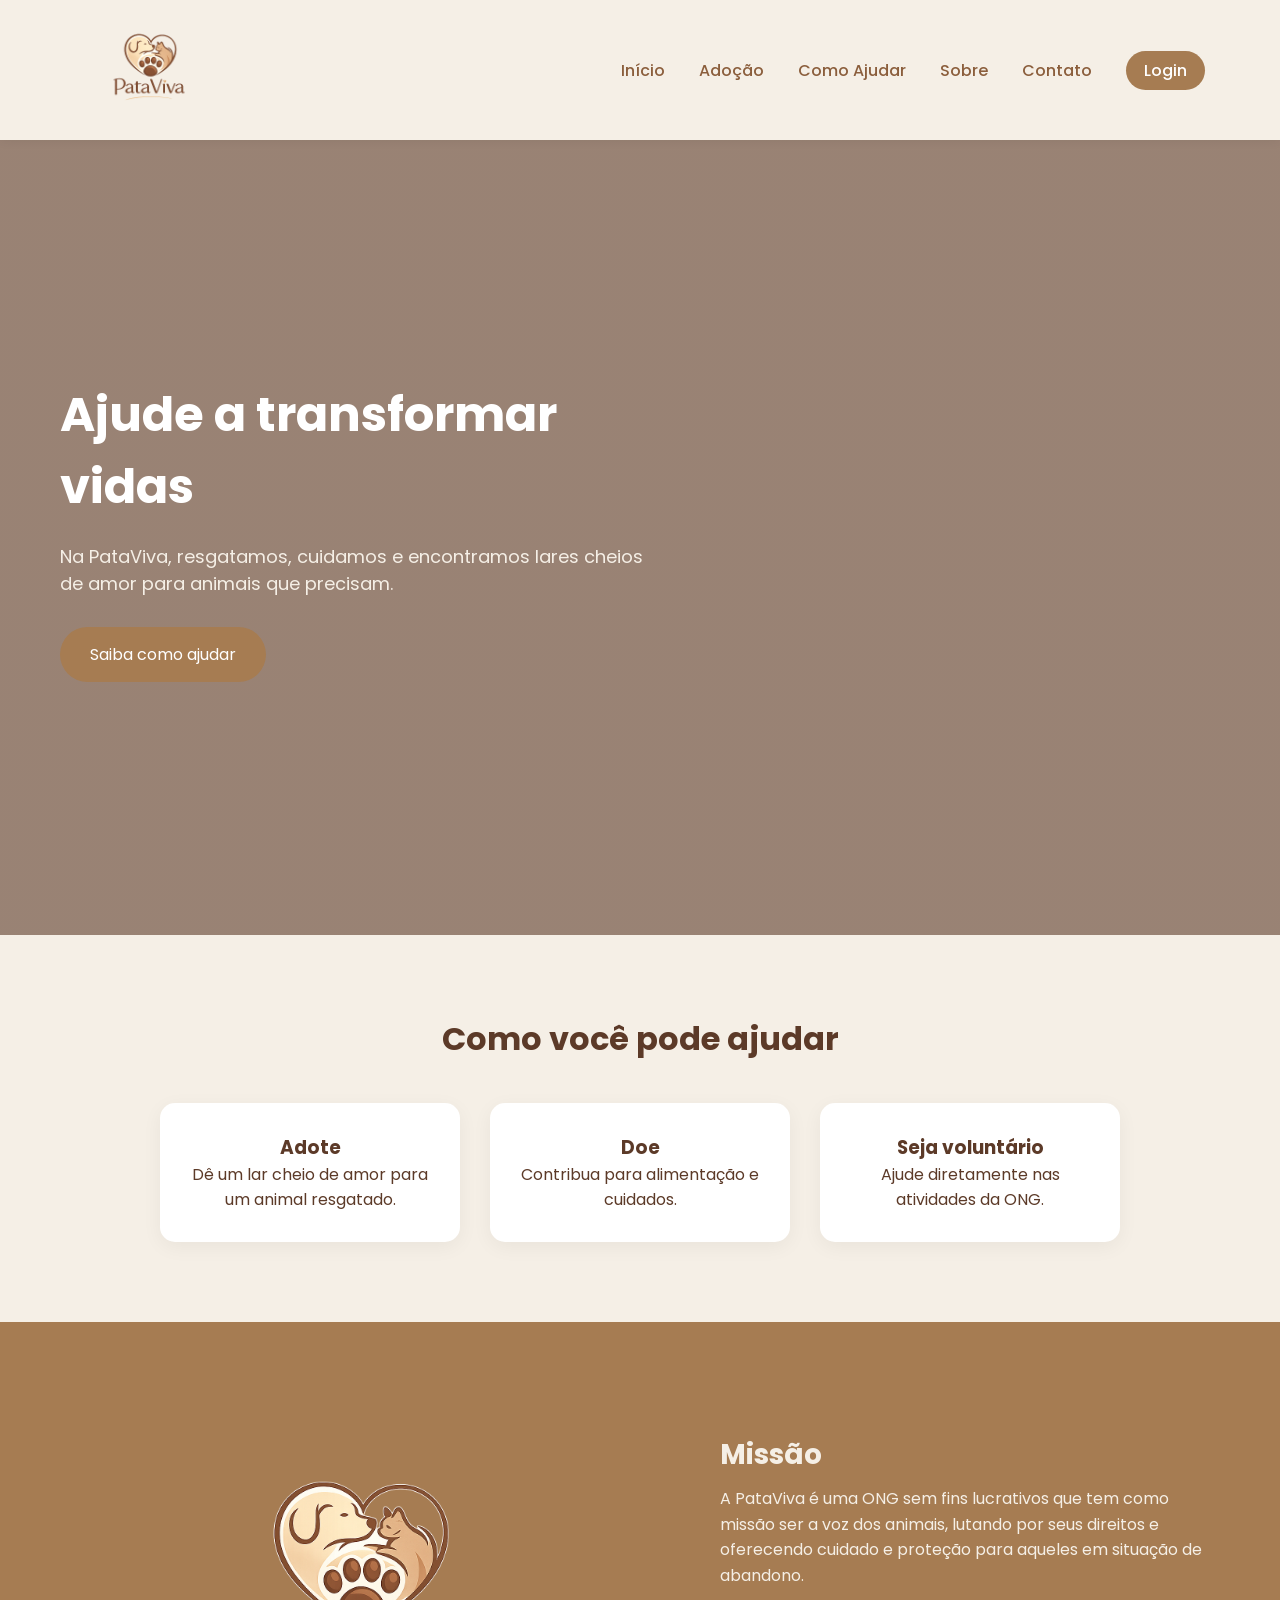
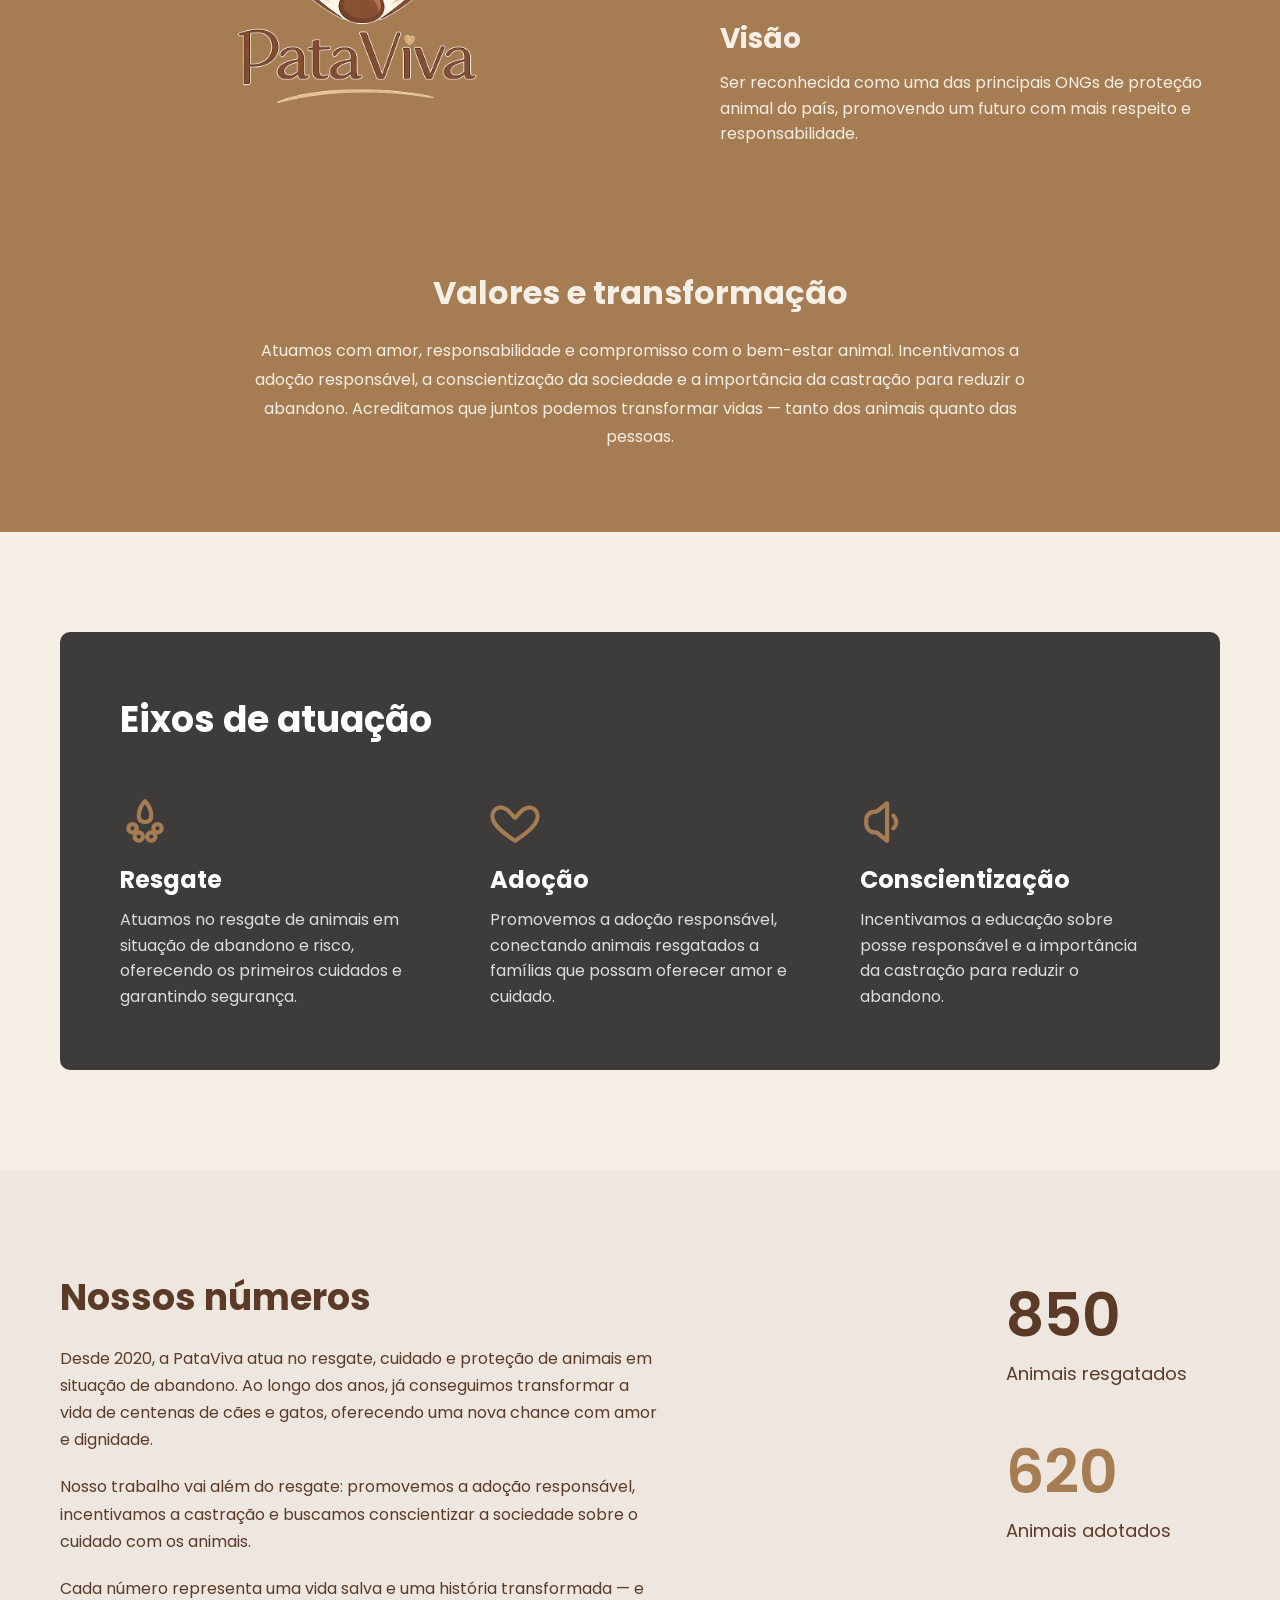
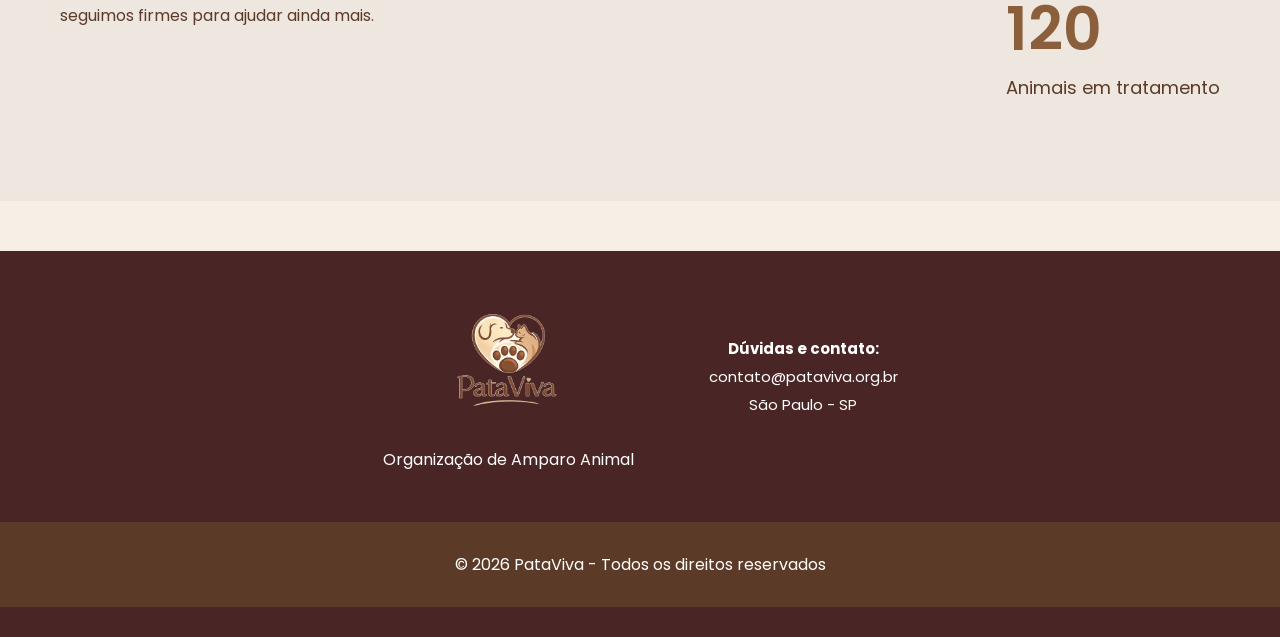
<file: frontend/index.html>
<!DOCTYPE html>
<html lang="pt-br">
<head>
  <meta charset="UTF-8">
  <meta name="viewport" content="width=device-width, initial-scale=1.0">
  <title>PataViva</title>
    <link rel="icon" type="image/png" href="logo.png">

  <link rel="stylesheet" href="style.css">

  <link href="https://fonts.googleapis.com/css2?family=Poppins:wght@300;400;600&display=swap" rel="stylesheet">
</head>

<body>

  <header>
    <img src="logo.png" alt="PataViva Logo" class="logo">

    <nav>
      <a href="index.html">Início</a>
      <a href="#">Adoção</a>
      <a href="#">Como Ajudar</a>
      <a href="sobre.html">Sobre</a>
      <a href="#contato">Contato</a>

      <a href="login.html" class="login-btn">Login</a>
    </nav>
  </header>

  <section class="hero">
    <div class="hero-content">
      <h1>Ajude a transformar vidas </h1>
      <p>Na PataViva, resgatamos, cuidamos e encontramos lares cheios de amor para animais que precisam.</p>
      <button class="btn">Saiba como ajudar</button>
    </div>
  </section>

  <section class="section">
    <h2>Como você pode ajudar</h2>

    <div class="cards">
      <div class="card">
        <h3>Adote</h3>
        <p>Dê um lar cheio de amor para um animal resgatado.</p>
      </div>

      <div class="card">
        <h3>Doe</h3>
        <p>Contribua para alimentação e cuidados.</p>
      </div>

      <div class="card">
        <h3>Seja voluntário</h3>
        <p>Ajude diretamente nas atividades da ONG.</p>
      </div>
    </div>
  </section>

  <!-- MISSÃO / VISÃO -->
  <section class="about">
    <div class="about-container">

      <div class="about-logo">
        <img src="logo.png" alt="PataViva" class="logo">
      </div>

      <div class="about-text">
        <h2>Missão</h2>
        <p>
          A PataViva é uma ONG sem fins lucrativos que tem como missão ser a voz dos animais,
          lutando por seus direitos e oferecendo cuidado e proteção para aqueles em situação de abandono.
        </p>

        <h2>Visão</h2>
        <p>
          Ser reconhecida como uma das principais ONGs de proteção animal do país,
          promovendo um futuro com mais respeito e responsabilidade.
        </p>
      </div>

    </div>

    <div class="values">
      <h2>Valores e transformação</h2>
      <p>
        Atuamos com amor, responsabilidade e compromisso com o bem-estar animal.
        Incentivamos a adoção responsável, a conscientização da sociedade e a importância
        da castração para reduzir o abandono. Acreditamos que juntos podemos transformar
        vidas — tanto dos animais quanto das pessoas.
      </p>
    </div>
  </section>

  <!-- EIXOS -->
  <section class="eixos">
    <div class="eixos-overlay">

      <h2>Eixos de atuação</h2>

      <div class="eixos-cards">

        <!-- RESGATE -->
        <div class="eixo">
          <div class="icon">
            <svg viewBox="0 0 24 24" fill="none">
              <path d="M12 2C14 4 15 7 15 9C15 11 14 12 12 12C10 12 9 11 9 9C9 7 10 4 12 2Z"/>
              <circle cx="6" cy="15" r="2"/>
              <circle cx="18" cy="15" r="2"/>
              <circle cx="9" cy="19" r="2"/>
              <circle cx="15" cy="19" r="2"/>
            </svg>
          </div>
          <h3>Resgate</h3>
          <p>
            Atuamos no resgate de animais em situação de abandono e risco,
            oferecendo os primeiros cuidados e garantindo segurança.
          </p>
        </div>

        <!-- ADOÇÃO -->
        <div class="eixo">
          <div class="icon">
            <svg viewBox="0 0 24 24" fill="none">
              <path d="M12 21s-7-4.5-9.5-8C-1 8 3 3 8 6c1.5 1 2.5 2.5 4 4 1.5-1.5 2.5-3 4-4 5-3 9 2 5.5 7-2.5 3.5-9.5 8-9.5 8z"/>
            </svg>
          </div>
          <h3>Adoção</h3>
          <p>
            Promovemos a adoção responsável, conectando animais resgatados
            a famílias que possam oferecer amor e cuidado.
          </p>
        </div>

        <!-- CONSCIENTIZAÇÃO -->
        <div class="eixo">
          <div class="icon">
            <svg viewBox="0 0 24 24" fill="none">
              <path d="M3 11v2a4 4 0 004 4h1l5 4V3L8 7H7a4 4 0 00-4 4z"/>
              <path d="M16 9a4 4 0 010 6"/>
            </svg>
          </div>
          <h3>Conscientização</h3>
          <p>
            Incentivamos a educação sobre posse responsável e a importância
            da castração para reduzir o abandono.
          </p>
        </div>

      </div>

    </div>
  </section>

  <!-- NÚMEROS -->
  <section class="numeros">
    <div class="numeros-container">

      <div class="numeros-texto">
        <h2>Nossos números</h2>

        <p>
          Desde 2020, a PataViva atua no resgate, cuidado e proteção de animais
          em situação de abandono. Ao longo dos anos, já conseguimos transformar
          a vida de centenas de cães e gatos, oferecendo uma nova chance com amor e dignidade.
        </p>

        <p>
          Nosso trabalho vai além do resgate: promovemos a adoção responsável,
          incentivamos a castração e buscamos conscientizar a sociedade sobre
          o cuidado com os animais.
        </p>

        <p>
          Cada número representa uma vida salva e uma história transformada —
          e seguimos firmes para ajudar ainda mais.
        </p>
      </div>

      <div class="numeros-dados">

        <div class="numero">
          <h3>850</h3>
          <span>Animais resgatados</span>
        </div>

        <div class="numero">
          <h3>620</h3>
          <span>Animais adotados</span>
        </div>

        <div class="numero">
          <h3>120</h3>
          <span>Animais em tratamento</span>
        </div>

      </div>

    </div>
  </section>

<footer class="rodape-pata-viva" id="contato">
<div class="container-footer">

<div class="bloco-logo">
<img src="logo.png" alt="Logo Pata Viva" class="logo-rodape">
<p>Organização de Amparo Animal</p>
</div>

<div class="bloco-info">
<p><strong>Dúvidas e contato:</strong></p>
<p>contato@pataviva.org.br</p>
<p>São Paulo - SP</p>
</div>

</div>


  <footer>
    <p>© 2026 PataViva - Todos os direitos reservados</p>
  </footer>

</body>
</html>
</file>
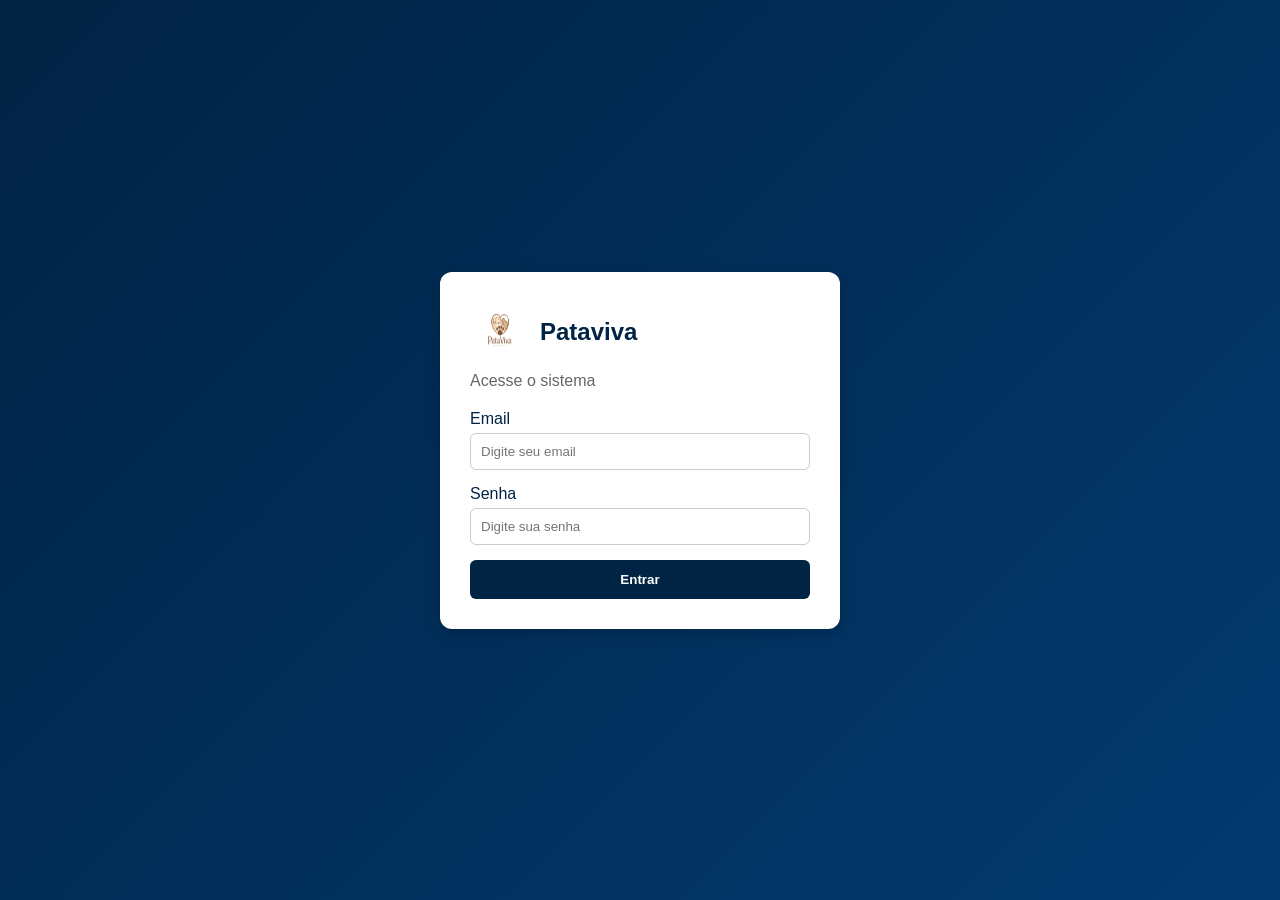
<file: admin/login.html>
<!DOCTYPE html>
<html lang="pt-br">
<head>
  <meta charset="UTF-8">
  <title>Login - Pataviva</title>
  <link rel="icon" type="image/png" href="logo.png">
  <link rel="stylesheet" href="login.css">
</head>
<body>

  <div class="login-container">

    <div class="login-box">

      <div class="logo">
        <img src="logo.png" alt="Logo Pataviva">
        <h2>Pataviva</h2>
      </div>

      <p class="subtitle">Acesse o sistema</p>

      <form action="../backend/loginAdmin.php" method="POST">

        <div class="input-group">
          <label>Email</label>
          <input type="email" name="email" placeholder="Digite seu email" required>
        </div>

        <div class="input-group">
          <label>Senha</label>
          <input type="password" name="senha" placeholder="Digite sua senha" required>
        </div>

        <button type="submit">Entrar</button>

      </form>

    </div>

  </div>

</body>
</html>
</file>
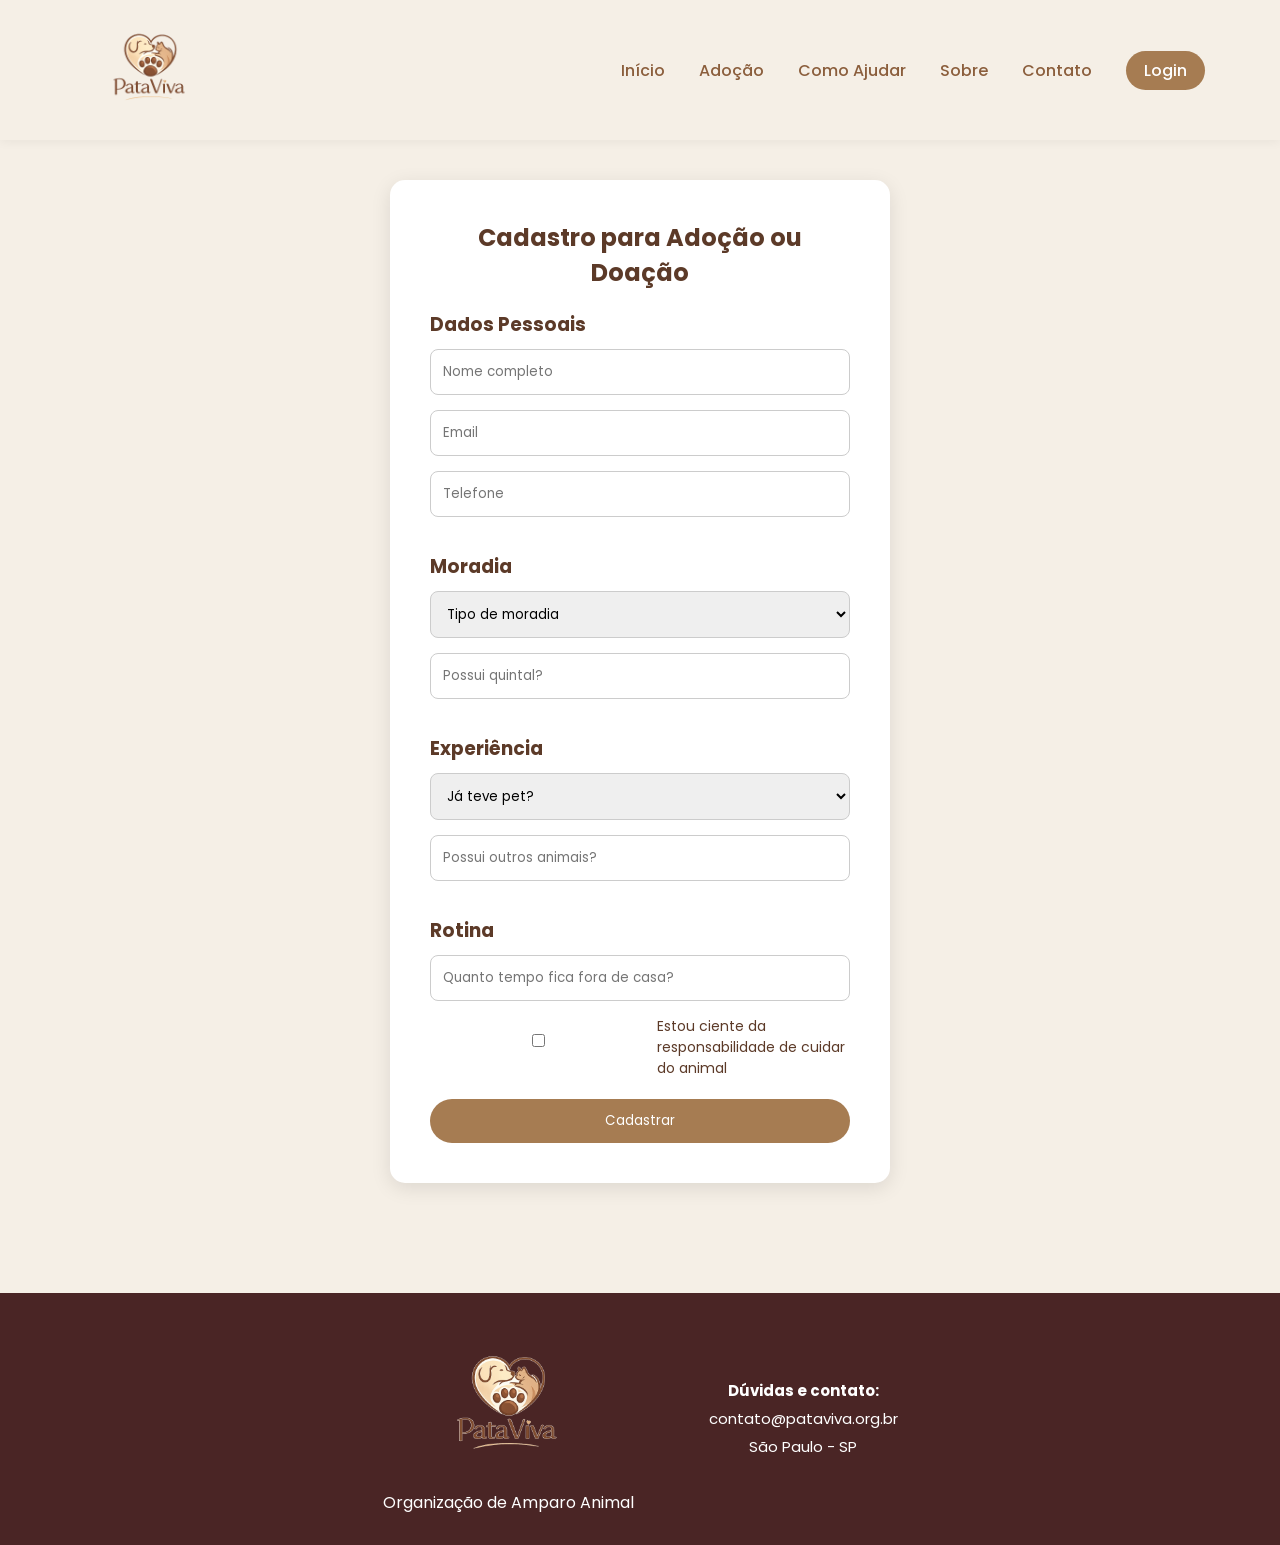
<file: frontend/cadastro.html>
<!DOCTYPE html>
<html lang="pt-br">
<head>
  <meta charset="UTF-8">
  <meta name="viewport" content="width=device-width, initial-scale=1.0">
  <title>Cadastro para Adoção - PataViva</title>

  <link rel="stylesheet" href="style.css">

  <link href="https://fonts.googleapis.com/css2?family=Poppins:wght@300;400;600&display=swap" rel="stylesheet">
</head>

<body class="cadastro-page">

  <!-- HEADER -->
  <header>
    <img src="logo.png" class="logo">

    <nav>
      <a href="index.html">Início</a>
      <a href="#">Adoção</a>
      <a href="#">Como Ajudar</a>
      <a href="sobre.html">Sobre</a>
      <a href="#contato">Contato</a>
      <a href="login.html" class="login-btn">Login</a>
    </nav>
  </header>

  <!-- FORMULÁRIO -->
  <section class="cadastro-container">

    <div class="cadastro-card">
      <h2>Cadastro para Adoção ou Doação</h2>

      <form>

        <h3>Dados Pessoais</h3>
        <input type="text" placeholder="Nome completo" required>
        <input type="email" placeholder="Email" required>
        <input type="tel" placeholder="Telefone" required>

        <h3>Moradia</h3>
        <select required>
          <option value="">Tipo de moradia</option>
          <option>Casa</option>
          <option>Apartamento</option>
        </select>

        <input type="text" placeholder="Possui quintal?">

        <h3>Experiência</h3>
        <select>
          <option>Já teve pet?</option>
          <option>Sim</option>
          <option>Não</option>
        </select>

        <input type="text" placeholder="Possui outros animais?">

        <h3>Rotina</h3>
        <input type="text" placeholder="Quanto tempo fica fora de casa?">

        <label class="checkbox">
          <input type="checkbox" required>
          Estou ciente da responsabilidade de cuidar do animal
        </label>

        <button type="submit">Cadastrar</button>

      </form>
    </div>

  </section>

  <!-- FOOTER -->
  <footer class="rodape-pata-viva" id="contato">
    <div class="container-footer">

      <div class="bloco-logo">
        <img src="logo.png" class="logo-rodape">
        <p>Organização de Amparo Animal</p>
      </div>

      <div class="bloco-info">
        <p><strong>Dúvidas e contato:</strong></p>
        <p>contato@pataviva.org.br</p>
        <p>São Paulo - SP</p>
      </div>

    </div>
  </footer>

</body>
</html>
</file>
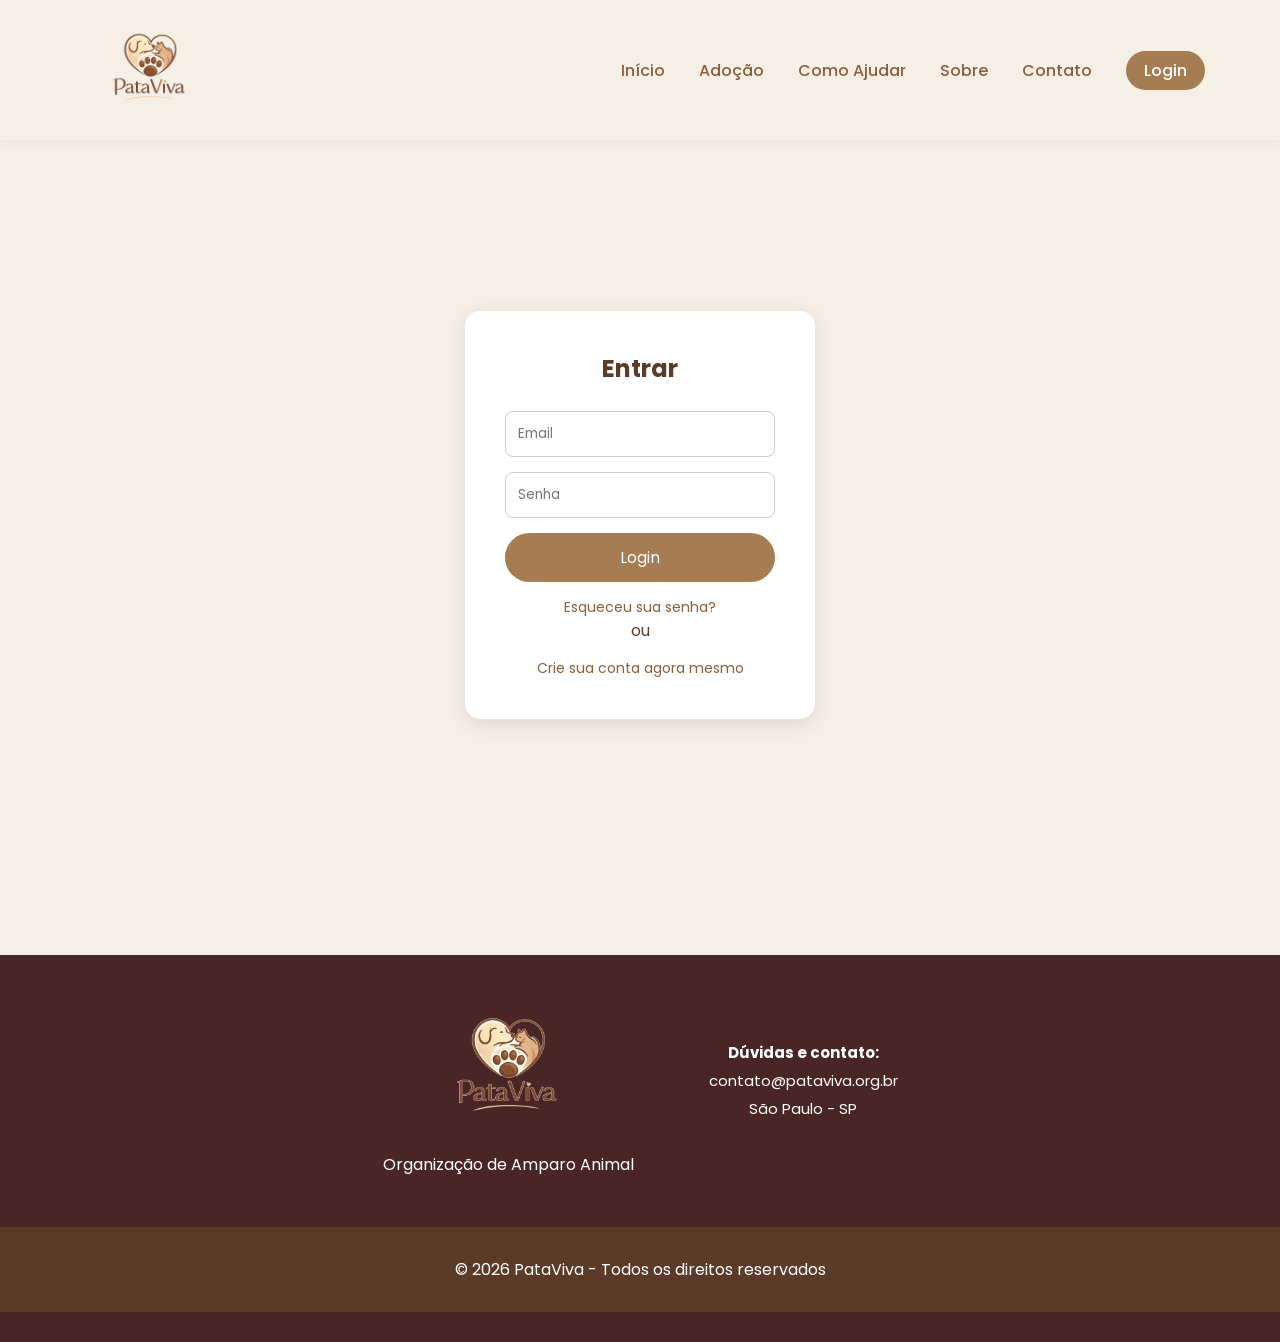
<file: frontend/login.html>
<!DOCTYPE html>
<html lang="pt-br">
<head>
  <meta charset="UTF-8">
  <meta name="viewport" content="width=device-width, initial-scale=1.0">
  <title>Login - PataViva</title>

  <link rel="stylesheet" href="style.css">

  <link href="https://fonts.googleapis.com/css2?family=Poppins:wght@300;400;600&display=swap" rel="stylesheet">
</head>

<body class="login-page">

    <header>
    <img src="logo.png" alt="PataViva Logo" class="logo">

    <nav>
      <a href="index.html">Início</a>
      <a href="#">Adoção</a>
      <a href="#">Como Ajudar</a>
      <a href="sobre.html">Sobre</a>
      <a href="#contato">Contato</a>

      <a href="login.html" class="login-btn">Login</a>
    </nav>
  </header>

  <section>
    <div class="login-container">
    
    <div class="login-card">
      <h2>Entrar</h2>

      <form>
        <input type="email" placeholder="Email" required>
        <input type="password" placeholder="Senha" required>

        <button type="submit">Login</button>
      </form>

      <a href="#" class="forgot">Esqueceu sua senha?</a>
      <a>ou</a>
      <a href="cadastro.html" class="forgot">Crie sua conta agora mesmo</a>
    </div>

  </div>

  </section>

  <footer class="rodape-pata-viva" id="contato">
<div class="container-footer">

<div class="bloco-logo">
<img src="logo.png" alt="Logo Pata Viva" class="logo-rodape">
<p>Organização de Amparo Animal</p>
</div>

<div class="bloco-info">
<p><strong>Dúvidas e contato:</strong></p>
<p>contato@pataviva.org.br</p>
<p>São Paulo - SP</p>
</div>

</div>


  <footer>
    <p>© 2026 PataViva - Todos os direitos reservados</p>
  </footer>

</body>
</html>
</file>
<file: frontend/style.css>
* {
  margin: 0;
  padding: 0;
  box-sizing: border-box;
  font-family: 'Poppins', sans-serif;
}

body {
  background-color: #F5EFE6;
  color: #5C3A28;
}



header {
display: flex;
justify-content: space-between;
align-items: center;


padding: 10px 60px;

background-color: #F5EFE6;
box-shadow: 0 2px 10px rgba(0,0,0,0.05);

position: fixed; 
top: 0; 
left: 0; 
width: 100%; 
z-index: 1000; 
}


header img {
  height: 60px;
}

nav a {
  margin: 0 15px;
  text-decoration: none;
  color: #8B5E3C;
  font-weight: 500;
  transition: 0.3s;
}

nav a:hover {
  color: #A67C52;
}

/* HERO */
.hero {
  height: 90vh;
  background: linear-gradient(rgba(92,58,40,0.6), rgba(92,58,40,0.6)),
              url('https://images.unsplash.com/photo-1518791841217-8f162f1e1131') center/cover;
  display: flex;
  align-items: center;
  padding: 0 60px;
  color: white;
}

.hero-content {
  max-width: 600px;
}

.hero h1 {
  font-size: 48px;
  margin-bottom: 20px;
}

.hero p {
  font-size: 18px;
  margin-bottom: 30px;
  color: #F5EFE6;
}

.btn {
  background-color: #A67C52;
  color: white;
  padding: 15px 30px;
  border: none;
  border-radius: 30px;
  font-size: 16px;
  cursor: pointer;
  transition: 0.3s;
}

.btn:hover {
  background-color: #8B5E3C;
}

/* SECTION */
.section {
  padding: 80px 60px;
  text-align: center;
}

.section h2 {
  font-size: 32px;
  margin-bottom: 20px;
}

.cards {
  display: flex;
  gap: 30px;
  margin-top: 40px;
  flex-wrap: wrap;
  justify-content: center;
}

.card {
  background: white;
  padding: 30px;
  border-radius: 15px;
  width: 300px;
  box-shadow: 0 5px 20px rgba(0,0,0,0.05);
  transition: 0.3s;
}

.card:hover {
  transform: translateY(-5px);
}

/* ABOUT */
.about {
  background-color: #A67C52;
  color: #F5EFE6;
  padding: 80px 60px;
}

.about-container {
  display: flex;
  align-items: center;
  justify-content: center;
  gap: 60px;
  flex-wrap: wrap;
}

.about-logo img {
  width: 250px;
}

.about-text {
  max-width: 500px;
}

.about-text h2 {
  margin-bottom: 10px;
  font-size: 28px;
}

.about-text p {
  margin-bottom: 30px;
  line-height: 1.6;
}

/* VALUES */
.values {
  margin-top: 60px;
  text-align: center;
}

.values h2 {
  font-size: 32px;
  margin-bottom: 20px;
}

.values p {
  max-width: 800px;
  margin: 0 auto;
  line-height: 1.8;
}

/* EIXOS */
.eixos {
  background: url('https://images.unsplash.com/photo-1548199973-03cce0bbc87b') center/cover no-repeat;
  position: relative;
  padding: 100px 60px;
  color: white;
}

.eixos-overlay {
  background: rgba(0, 0, 0, 0.75);
  padding: 60px;
  border-radius: 10px;
}

.eixos h2 {
  font-size: 36px;
  margin-bottom: 50px;
}

.eixos-cards {
  display: flex;
  gap: 40px;
  flex-wrap: wrap;
  justify-content: space-between;
}

.eixo {
  max-width: 300px;
}

.icon {
  width: 50px;
  height: 50px;
  margin-bottom: 15px;
}

.icon svg {
  width: 100%;
  height: 100%;
  stroke: #A67C52;
  stroke-width: 2;
  stroke-linecap: round;
  stroke-linejoin: round;
}

.eixo h3 {
  font-size: 24px;
  margin-bottom: 10px;
}

.eixo p {
  line-height: 1.6;
  color: #ddd;
}

/* NÚMEROS */
.numeros {
  background-color: #EDE7DF;
  padding: 100px 60px;
}

.numeros-container {
  display: flex;
  justify-content: space-between;
  gap: 60px;
  flex-wrap: wrap;
}

.numeros-texto {
  max-width: 600px;
}

.numeros-texto h2 {
  font-size: 36px;
  color: #5C3A28;
  margin-bottom: 20px;
}

.numeros-texto p {
  margin-bottom: 20px;
  line-height: 1.7;
}

/* DADOS */
.numeros-dados {
  display: flex;
  flex-direction: column;
  gap: 40px;
  justify-content: center;
}

.numero h3 {
  font-size: 60px;
  font-weight: 600;
}

.numero:nth-child(1) h3 {
  color: #5C3A28;
}

.numero:nth-child(2) h3 {
  color: #A67C52;
}

.numero:nth-child(3) h3 {
  color: #8B5E3C;
}

.numero span {
  font-size: 18px;
  color: #5C3A28;
}

/* FOOTER */
footer {
  background-color: #5C3A28;
  color: white;
  text-align: center;
  padding: 30px;
  margin-top: 50px;
}

.logo {
  width: 180px;
  height: auto;
}

.about-logo img{
  width: 600px;
  height: auto;
}

body {
background-color: #F5EFE6;
color: #5C3A28;


padding-top: 125px;
}

.rodape-pata-viva {
background-color: #4a2525; 
color: #ffffff;
padding: 30px 0;
font-family: Arial, sans-serif;
}

.container-footer {
display: flex; 
justify-content: center; /* Centraliza no meio da tela */
align-items: center; 
gap: 75px; 
max-width: 1000px;
margin: 0 auto;
}

.logo-rodape {
width: 250px; 
height: auto;
display: block;
margin: 0 auto 0px; /* Arruma e centraliza a logo */
}

.bloco-logo {
text-align: center;
}

.bloco-info p {
margin: 5px 0;
font-size: 15px;
}

.login-btn {
  background-color: #A67C52;
  color: white;
  padding: 8px 18px;
  border-radius: 20px;
  margin-left: 15px;
  transition: 0.3s;
  font-weight: 500;
}

.login-btn:hover {
  background-color: #8B5E3C;
}


/*Página de login*/
.login-page {
  background-color: #F5EFE6;
}

.login-page .login-container {
  min-height: calc(100vh - 120px); 
  display: flex;
  justify-content: center;
  align-items: center;
}

.login-page .login-container {
  width: 100%;
  display: flex;
  justify-content: center;
  align-items: center;
}

.login-page .login-card {
  background: white;
  padding: 40px;
  width: 350px;
  border-radius: 15px;
  box-shadow: 0 5px 20px rgba(0,0,0,0.1);
  text-align: center;
}

.login-page .login-card h2 {
  margin-bottom: 25px;
  color: #5C3A28;
}

.login-page .login-card input {
  width: 100%;
  padding: 12px;
  margin-bottom: 15px;
  border-radius: 8px;
  border: 1px solid #ccc;
  outline: none;
  transition: 0.3s;
}

.login-page .login-card input:focus {
  border-color: #A67C52;
}

.login-page .login-card button {
  width: 100%;
  padding: 12px;
  background-color: #A67C52;
  color: white;
  border: none;
  border-radius: 25px;
  font-size: 16px;
  cursor: pointer;
  transition: 0.3s;
}

.login-page .login-card button:hover {
  background-color: #8B5E3C;
}

.login-page .forgot {
  display: block;
  margin-top: 15px;
  font-size: 14px;
  text-decoration: none;
  color: #8B5E3C;
  transition: 0.3s;
}

.login-page .forgot:hover {
  color: #A67C52;
}

/*fim da pagina login*/

/* pagina sobre */
.sobre-hero {
  height: 60vh;
  background: linear-gradient(rgba(92,58,40,0.7), rgba(92,58,40,0.7)),
              url('https://images.unsplash.com/photo-1558788353-f76d92427f16') center/cover;
  display: flex;
  align-items: center;
  justify-content: center;
  text-align: center;
  color: #F5EFE6;
}

.sobre-hero h1 {
  font-size: 48px;
}

.sobre-hero p {
  font-size: 18px;
}

.sobre-section {
  padding: 80px 60px;
}

.sobre-container {
  display: flex;
  align-items: center;
  gap: 50px;
  flex-wrap: wrap;
}

.sobre-texto {
  flex: 1;
}

.sobre-texto h2 {
  font-size: 32px;
  margin-bottom: 20px;
}

.sobre-texto p {
  margin-bottom: 15px;
  line-height: 1.7;
}

.sobre-imagem img {
  width: 400px;
  border-radius: 15px;
}

.sobre-mvv {
  background-color: #A67C52;
  padding: 60px;
  color: #F5EFE6;
}

.mvv-container {
  display: flex;
  gap: 30px;
  justify-content: center;
  flex-wrap: wrap;
}

.mvv-card {
  background: rgba(255,255,255,0.1);
  padding: 30px;
  border-radius: 15px;
  width: 280px;
  text-align: center;
}

.equipe {
  padding: 80px 60px;
  text-align: center;
}

.equipe h2 {
  font-size: 32px;
  margin-bottom: 40px;
}

.equipe-cards {
  display: flex;
  justify-content: center;
  gap: 40px;
  flex-wrap: wrap;
}

.membro img {
  width: 120px;
  border-radius: 50%;
  margin-bottom: 10px;
}

.membro h3 {
  margin: 5px 0;
}

.cta {
  background-color: #5C3A28;
  color: #F5EFE6;
  text-align: center;
  padding: 60px;
}

.cta .btn {
  margin-top: 20px;
  display: inline-block;
}

/*fim da página sobre*/

/*página de cadastro*/

.cadastro-page {
  padding-top: 120px;
  background-color: #F5EFE6;
}

.cadastro-container {
  display: flex;
  justify-content: center;
  padding: 60px 20px;
}

.cadastro-card {
  background: white;
  padding: 40px;
  width: 500px;
  border-radius: 15px;
  box-shadow: 0 5px 20px rgba(0,0,0,0.1);
}

.cadastro-card h2 {
  text-align: center;
  margin-bottom: 20px;
}

.cadastro-card h3 {
  margin: 20px 0 10px;
  color: #5C3A28;
}

.cadastro-card input,
.cadastro-card select {
  width: 100%;
  padding: 12px;
  margin-bottom: 15px;
  border-radius: 8px;
  border: 1px solid #ccc;
}

.checkbox {
  display: flex;
  align-items: center;
  font-size: 14px;
  margin-bottom: 20px;
}

.checkbox input {
  margin-right: 10px;
}

.cadastro-card button {
  width: 100%;
  padding: 12px;
  background-color: #A67C52;
  color: white;
  border: none;
  border-radius: 25px;
  cursor: pointer;
}

.cadastro-card button:hover {
  background-color: #8B5E3C;
}
</file>
<file: admin/login.css>
* {
  margin: 0;
  padding: 0;
  box-sizing: border-box;
  font-family: Arial, sans-serif;
}

body {
  height: 100vh;
  background: linear-gradient(135deg, #012344, #023a70);
  display: flex;
  justify-content: center;
  align-items: center;
}

/* CONTAINER */
.login-container {
  width: 100%;
  max-width: 400px;
}

/* BOX */
.login-box {
  background: white;
  padding: 30px;
  border-radius: 12px;
  box-shadow: 0 5px 15px rgba(0,0,0,0.2);
}

/* LOGO */
.logo {
  display: flex;
  align-items: center;
  gap: 10px;
  margin-bottom: 10px;
}

.logo img {
  width: 60px;
  height: 60px;
}

.logo h2 {
  color: #012344;
}

/* SUBTITULO */
.subtitle {
  margin-bottom: 20px;
  color: #666;
}

/* INPUTS */
.input-group {
  margin-bottom: 15px;
}

.input-group label {
  display: block;
  margin-bottom: 5px;
  color: #012344;
}

.input-group input {
  width: 100%;
  padding: 10px;
  border: 1px solid #ccc;
  border-radius: 6px;
  transition: 0.3s;
}

.input-group input:focus {
  border-color: #8B5E3C;
  outline: none;
}

/* BOTÃO */
button {
  width: 100%;
  padding: 12px;
  background-color: #012344;
  color: white;
  border: none;
  border-radius: 6px;
  cursor: pointer;
  transition: 0.3s;
  font-weight: bold;
}

button:hover {
  background-color: #8B5E3C;
}
</file>
